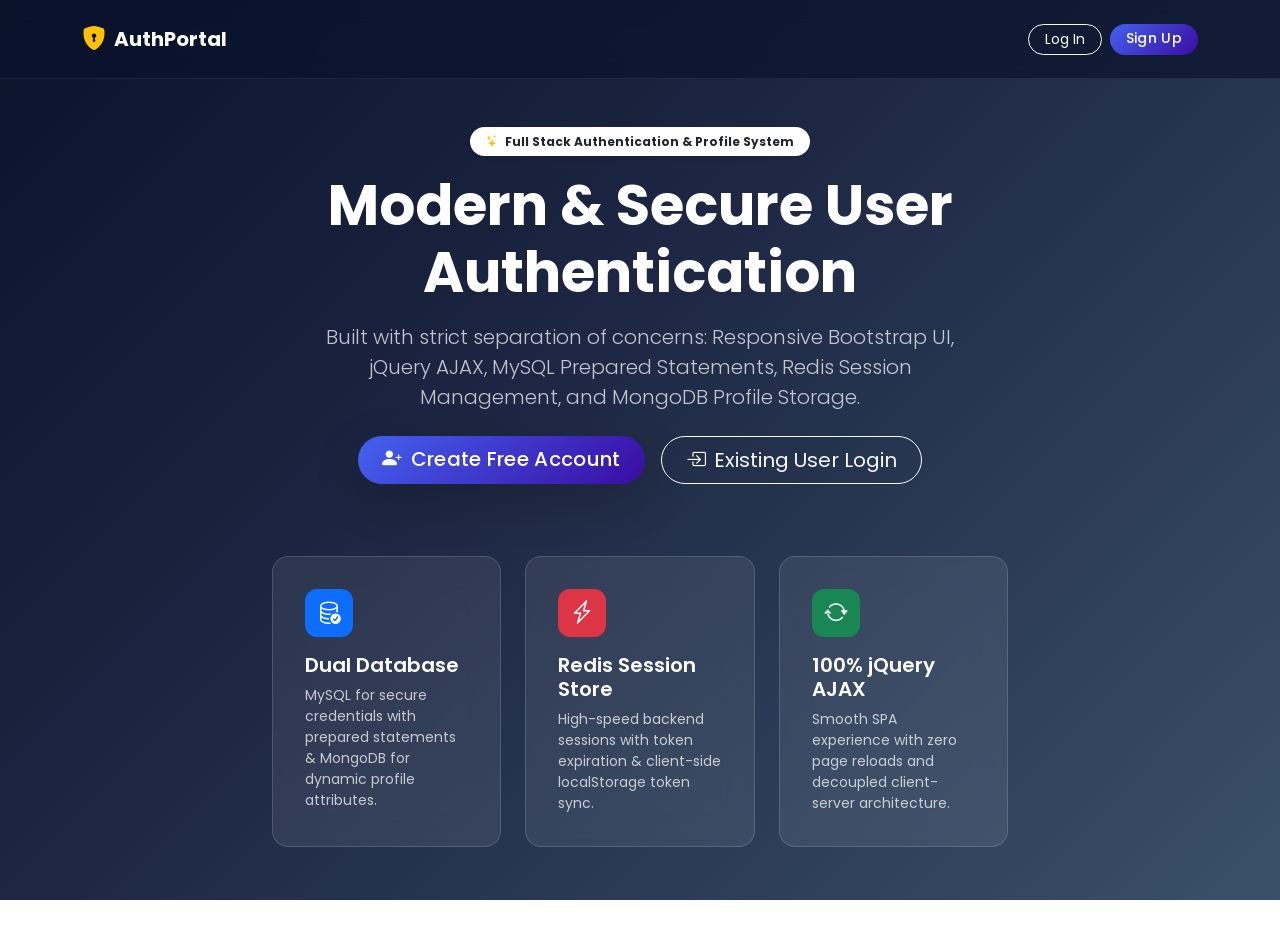
<file: index.html>
<!DOCTYPE html>
<html lang="en">
<head>
    <meta charset="UTF-8">
    <meta name="viewport" content="width=device-width, initial-scale=1.0">
    <title>AuthPortal - Welcome</title>
    <!-- Bootstrap 5 CSS -->
    <link href="https://cdn.jsdelivr.net/npm/bootstrap@5.3.3/dist/css/bootstrap.min.css" rel="stylesheet">
    <!-- Bootstrap Icons -->
    <link href="https://cdn.jsdelivr.net/npm/bootstrap-icons@1.11.3/font/bootstrap-icons.min.css" rel="stylesheet">
    <!-- Google Fonts -->
    <link href="https://fonts.googleapis.com/css2?family=Poppins:wght@300;400;500;600;700&display=swap" rel="stylesheet">
    <!-- Custom CSS -->
    <link rel="stylesheet" href="css/style.css">
</head>
<body class="bg-gradient-primary min-vh-100 d-flex flex-column justify-content-between">

    <!-- Navigation Bar -->
    <nav class="navbar navbar-expand-lg navbar-dark bg-dark-transparent py-3">
        <div class="container">
            <a class="navbar-brand fw-bold d-flex align-items-center gap-2" href="index.html">
                <i class="bi bi-shield-lock-fill text-warning fs-4"></i>
                <span class="brand-text">AuthPortal</span>
            </a>
            <div class="d-flex gap-2">
                <a href="login.html" class="btn btn-outline-light btn-sm px-3 rounded-pill">Log In</a>
                <a href="register.html" class="btn btn-primary btn-sm px-3 rounded-pill">Sign Up</a>
            </div>
        </div>
    </nav>

    <!-- Hero Section -->
    <main class="container my-auto py-5">
        <div class="row align-items-center justify-content-center">
            <div class="col-lg-8 col-md-10 text-center text-white">
                <div class="badge bg-white text-dark px-3 py-2 rounded-pill mb-3 shadow-sm">
                    <i class="bi bi-stars text-warning me-1"></i> Full Stack Authentication & Profile System
                </div>
                <h1 class="display-4 fw-bold mb-3">Modern & Secure User Authentication</h1>
                <p class="lead text-light opacity-75 mb-4 mx-auto" style="max-width: 650px;">
                    Built with strict separation of concerns: Responsive Bootstrap UI, jQuery AJAX, MySQL Prepared Statements, Redis Session Management, and MongoDB Profile Storage.
                </p>
                <div class="d-flex flex-wrap gap-3 justify-content-center mt-4">
                    <a href="register.html" class="btn btn-primary btn-lg px-4 py-2 rounded-pill shadow-lg">
                        <i class="bi bi-person-plus-fill me-2"></i>Create Free Account
                    </a>
                    <a href="login.html" class="btn btn-outline-light btn-lg px-4 py-2 rounded-pill">
                        <i class="bi bi-box-arrow-in-right me-2"></i>Existing User Login
                    </a>
                </div>

                <!-- Feature Highlights -->
                <div class="row g-4 mt-5 text-start">
                    <div class="col-md-4">
                        <div class="card glass-card h-100 p-3 text-white border-0">
                            <div class="card-body">
                                <div class="icon-box bg-primary mb-3">
                                    <i class="bi bi-database-check fs-4"></i>
                                </div>
                                <h5 class="fw-semibold">Dual Database</h5>
                                <p class="small text-light opacity-75 mb-0">MySQL for secure credentials with prepared statements & MongoDB for dynamic profile attributes.</p>
                            </div>
                        </div>
                    </div>
                    <div class="col-md-4">
                        <div class="card glass-card h-100 p-3 text-white border-0">
                            <div class="card-body">
                                <div class="icon-box bg-danger mb-3">
                                    <i class="bi bi-lightning-charge fs-4"></i>
                                </div>
                                <h5 class="fw-semibold">Redis Session Store</h5>
                                <p class="small text-light opacity-75 mb-0">High-speed backend sessions with token expiration & client-side localStorage token sync.</p>
                            </div>
                        </div>
                    </div>
                    <div class="col-md-4">
                        <div class="card glass-card h-100 p-3 text-white border-0">
                            <div class="card-body">
                                <div class="icon-box bg-success mb-3">
                                    <i class="bi bi-arrow-repeat fs-4"></i>
                                </div>
                                <h5 class="fw-semibold">100% jQuery AJAX</h5>
                                <p class="small text-light opacity-75 mb-0">Smooth SPA experience with zero page reloads and decoupled client-server architecture.</p>
                            </div>
                        </div>
                    </div>
                </div>

            </div>
        </div>
    </main>

    <!-- Footer -->
    <footer class="text-center text-white-50 py-3 small">
        <div class="container">
            <span>AuthPortal &copy; 2026. All rights reserved.</span>
        </div>
    </footer>

    <!-- jQuery and Bootstrap JS -->
    <script src="https://code.jquery.com/jquery-3.7.1.min.js"></script>
    <script src="https://cdn.jsdelivr.net/npm/bootstrap@5.3.3/dist/js/bootstrap.bundle.min.js"></script>
    <script src="js/index.js"></script>
</body>
</html>
</file>
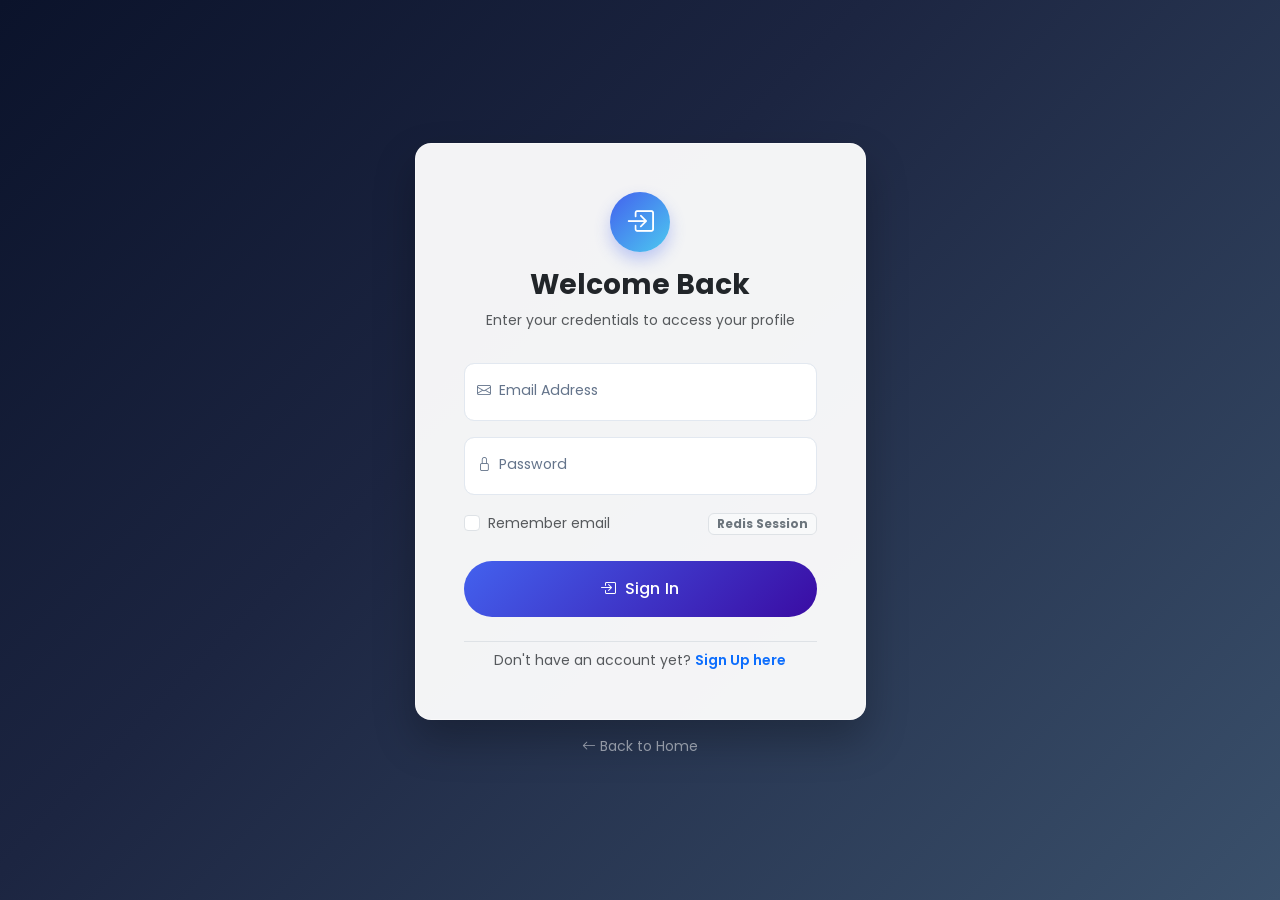
<file: login.html>
<!DOCTYPE html>
<html lang="en">
<head>
    <meta charset="UTF-8">
    <meta name="viewport" content="width=device-width, initial-scale=1.0">
    <title>AuthPortal - Login</title>
    <!-- Bootstrap 5 CSS -->
    <link href="https://cdn.jsdelivr.net/npm/bootstrap@5.3.3/dist/css/bootstrap.min.css" rel="stylesheet">
    <!-- Bootstrap Icons -->
    <link href="https://cdn.jsdelivr.net/npm/bootstrap-icons@1.11.3/font/bootstrap-icons.min.css" rel="stylesheet">
    <!-- Google Fonts -->
    <link href="https://fonts.googleapis.com/css2?family=Poppins:wght@300;400;500;600;700&display=swap" rel="stylesheet">
    <!-- Custom CSS -->
    <link rel="stylesheet" href="css/style.css">
</head>
<body class="bg-gradient-primary min-vh-100 d-flex flex-column justify-content-center py-4">

    <div class="container">
        <div class="row justify-content-center">
            <div class="col-12 col-sm-10 col-md-8 col-lg-6 col-xl-5">
                
                <!-- Login Card -->
                <div class="auth-card p-4 p-md-5">
                    
                    <div class="auth-header">
                        <div class="brand-icon-wrapper">
                            <i class="bi bi-box-arrow-in-right"></i>
                        </div>
                        <h3 class="fw-bold text-dark">Welcome Back</h3>
                        <p class="text-muted small">Enter your credentials to access your profile</p>
                    </div>

                    <!-- Alert message notification -->
                    <div id="login-alert" class="alert alert-danger align-items-center" role="alert">
                        <i id="alert-icon" class="bi bi-exclamation-triangle-fill me-2"></i>
                        <span id="alert-message"></span>
                    </div>

                    <!-- Login Form (Handled via jQuery AJAX, not default submit) -->
                    <form id="login-form" novalidate>
                        
                        <!-- Email -->
                        <div class="form-floating mb-3">
                            <input type="email" class="form-control" id="login-email" placeholder="name@example.com" required autocomplete="email">
                            <label for="login-email"><i class="bi bi-envelope me-2"></i>Email Address</label>
                            <div class="invalid-feedback">Please enter your registered email.</div>
                        </div>

                        <!-- Password -->
                        <div class="form-floating mb-3">
                            <input type="password" class="form-control" id="login-password" placeholder="Password" required autocomplete="current-password">
                            <label for="login-password"><i class="bi bi-lock me-2"></i>Password</label>
                            <div class="invalid-feedback">Please enter your password.</div>
                        </div>

                        <!-- Forgot / Helper -->
                        <div class="d-flex justify-content-between align-items-center mb-4">
                            <div class="form-check">
                                <input class="form-check-input" type="checkbox" id="remember-me">
                                <label class="form-check-label small text-muted" for="remember-me">Remember email</label>
                            </div>
                            <span class="badge bg-light text-secondary border">Redis Session</span>
                        </div>

                        <!-- Submit Button -->
                        <button type="submit" id="btn-login" class="btn btn-primary w-100 py-3 rounded-pill">
                            <span id="btn-text"><i class="bi bi-box-arrow-in-right me-2"></i>Sign In</span>
                            <span id="btn-spinner" class="spinner-border spinner-border-sm d-none" role="status" aria-hidden="true"></span>
                        </button>

                    </form>

                    <!-- Navigation to Register -->
                    <div class="text-center mt-4 pt-2 border-top">
                        <p class="small text-muted mb-0">
                            Don't have an account yet? 
                            <a href="register.html" class="fw-semibold text-primary text-decoration-none">Sign Up here</a>
                        </p>
                    </div>

                </div>

                <!-- Footer note -->
                <div class="text-center text-white-50 mt-3 small">
                    <a href="index.html" class="text-white-50 text-decoration-none"><i class="bi bi-arrow-left me-1"></i>Back to Home</a>
                </div>

            </div>
        </div>
    </div>

    <!-- Scripts: jQuery, Bootstrap, Custom JS in separate file -->
    <script src="https://code.jquery.com/jquery-3.7.1.min.js"></script>
    <script src="https://cdn.jsdelivr.net/npm/bootstrap@5.3.3/dist/js/bootstrap.bundle.min.js"></script>
    <script src="js/login.js?v=2"></script>
</body>
</html>
</file>
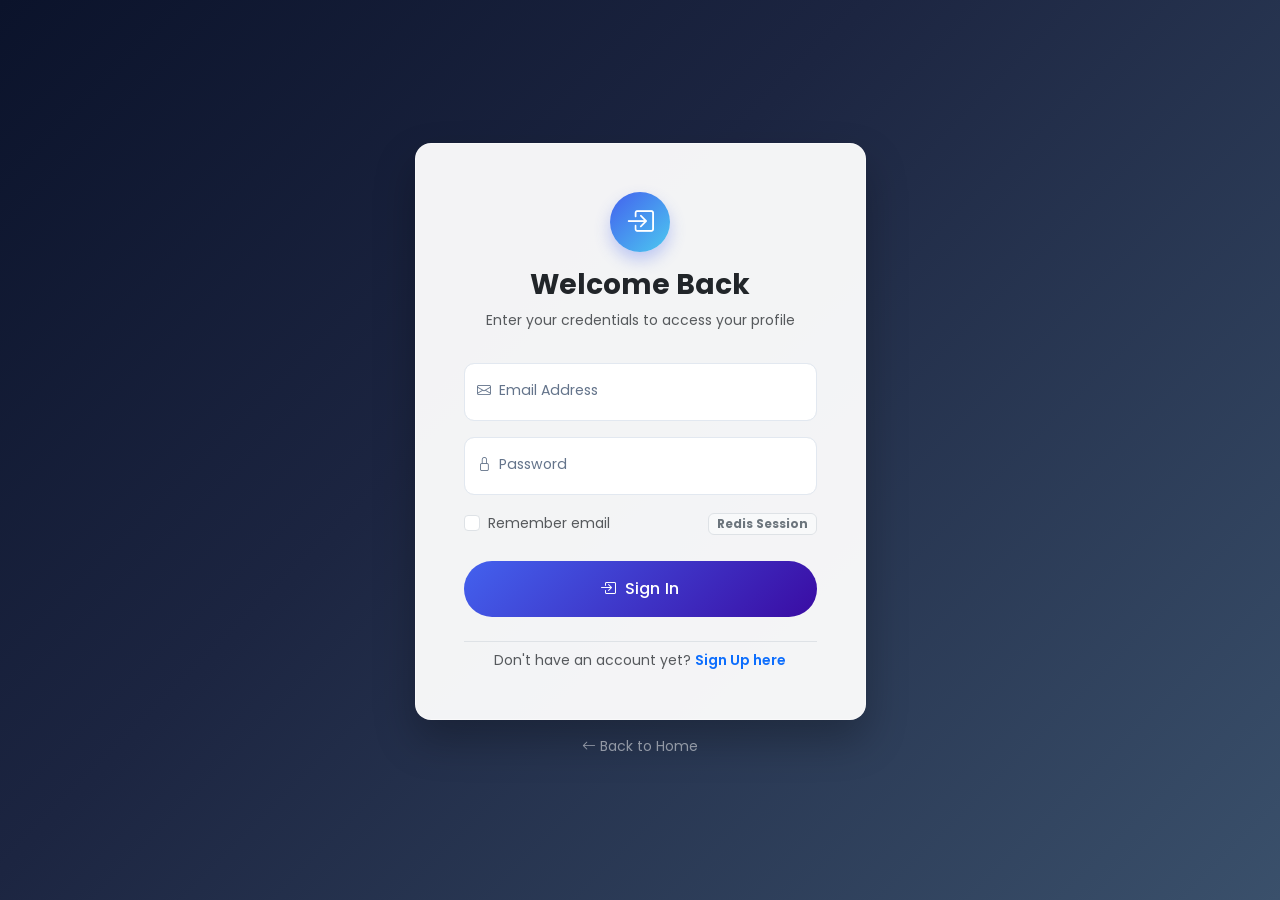
<file: profile.html>
<!DOCTYPE html>
<html lang="en">
<head>
    <meta charset="UTF-8">
    <meta name="viewport" content="width=device-width, initial-scale=1.0">
    <title>AuthPortal - User Profile</title>
    <!-- Bootstrap 5 CSS -->
    <link href="https://cdn.jsdelivr.net/npm/bootstrap@5.3.3/dist/css/bootstrap.min.css" rel="stylesheet">
    <!-- Bootstrap Icons -->
    <link href="https://cdn.jsdelivr.net/npm/bootstrap-icons@1.11.3/font/bootstrap-icons.min.css" rel="stylesheet">
    <!-- Google Fonts -->
    <link href="https://fonts.googleapis.com/css2?family=Poppins:wght@300;400;500;600;700&display=swap" rel="stylesheet">
    <!-- Custom CSS -->
    <link rel="stylesheet" href="css/style.css">
</head>
<body class="bg-gradient-primary min-vh-100 d-flex flex-column justify-content-between">

    <!-- Top Navigation Bar -->
    <nav class="navbar navbar-expand-lg navbar-dark bg-dark-transparent py-3">
        <div class="container">
            <a class="navbar-brand fw-bold d-flex align-items-center gap-2" href="#">
                <i class="bi bi-shield-check text-success fs-4"></i>
                <span class="brand-text">AuthPortal</span>
            </a>
            
            <div class="d-flex align-items-center gap-3">
                <span class="d-none d-md-inline-block text-light small opacity-75">
                    <i class="bi bi-person-circle me-1"></i>
                    <span id="nav-user-email">Loading...</span>
                </span>
                <button type="button" id="btn-logout" class="btn btn-outline-danger btn-sm px-3 rounded-pill">
                    <i class="bi bi-box-arrow-right me-1"></i>Log Out
                </button>
            </div>
        </div>
    </nav>

    <!-- Main Content Container -->
    <main class="container my-4 my-md-5">
        <div class="row g-4 justify-content-center">
            
            <!-- Left Column: User Summary Card -->
            <div class="col-12 col-lg-4">
                <div class="profile-card p-4 text-center h-100 shadow">
                    
                    <div class="profile-avatar-wrapper">
                        <span id="avatar-initial">U</span>
                    </div>

                    <h4 id="profile-display-name" class="fw-bold text-dark mb-1">User Name</h4>
                    <p id="profile-display-email" class="text-muted small mb-3">user@example.com</p>

                    <div class="d-flex justify-content-center gap-2 mb-4 flex-wrap">
                        <span class="badge badge-cloud">
                            <i class="bi bi-database me-1"></i>MySQL User
                        </span>
                        <span class="badge bg-success-subtle text-success border border-success-subtle rounded-pill px-3 py-1">
                            <i class="bi bi-file-earmark-code me-1"></i>MongoDB Profile
                        </span>
                    </div>

                    <hr class="text-muted opacity-25 my-3">

                    <div class="text-start px-2">
                        <div class="d-flex justify-content-between py-2 border-bottom">
                            <span class="text-muted small"><i class="bi bi-key me-2"></i>Session</span>
                            <span class="badge bg-danger-subtle text-danger">Redis Active</span>
                        </div>
                        <div class="d-flex justify-content-between py-2 border-bottom">
                            <span class="text-muted small"><i class="bi bi-hdd-network me-2"></i>Storage</span>
                            <span class="text-dark small fw-medium">Browser localStorage</span>
                        </div>
                        <div class="d-flex justify-content-between py-2">
                            <span class="text-muted small"><i class="bi bi-clock-history me-2"></i>Last Updated</span>
                            <span id="profile-last-updated" class="text-dark small fw-medium">Never</span>
                        </div>
                    </div>

                </div>
            </div>

            <!-- Right Column: Profile Edit Form -->
            <div class="col-12 col-lg-8">
                <div class="profile-card p-4 p-md-5 shadow">
                    
                    <div class="d-flex justify-content-between align-items-center mb-4 flex-wrap gap-2">
                        <div>
                            <h3 class="fw-bold text-dark mb-1">Profile Details</h3>
                            <p class="text-muted small mb-0">Managed and persisted inside MongoDB</p>
                        </div>
                        <span class="badge bg-primary-subtle text-primary border border-primary-subtle rounded-pill px-3 py-2">
                            <i class="bi bi-check-circle-fill me-1"></i>Live Sync
                        </span>
                    </div>

                    <!-- Profile status alert -->
                    <div id="profile-alert" class="alert alert-info align-items-center" role="alert">
                        <i id="profile-alert-icon" class="bi bi-info-circle-fill me-2"></i>
                        <span id="profile-alert-message"></span>
                    </div>

                    <!-- Profile Form (Submitted strictly via jQuery AJAX) -->
                    <form id="profile-form" novalidate>
                        
                        <!-- Row 1: Full Name & Email (Readonly credentials from MySQL) -->
                        <div class="row g-3 mb-3">
                            <div class="col-12 col-md-6">
                                <label for="prof-name" class="form-label small fw-semibold text-secondary">Full Name (MySQL)</label>
                                <div class="input-group">
                                    <span class="input-group-text bg-light text-muted"><i class="bi bi-person"></i></span>
                                    <input type="text" class="form-control bg-light" id="prof-name" readonly>
                                </div>
                            </div>
                            <div class="col-12 col-md-6">
                                <label for="prof-email" class="form-label small fw-semibold text-secondary">Email Address (MySQL)</label>
                                <div class="input-group">
                                    <span class="input-group-text bg-light text-muted"><i class="bi bi-envelope"></i></span>
                                    <input type="email" class="form-control bg-light" id="prof-email" readonly>
                                </div>
                            </div>
                        </div>

                        <!-- Row 2: Age and Date of Birth (MongoDB) -->
                        <div class="row g-3 mb-3">
                            <div class="col-12 col-md-6">
                                <label for="prof-age" class="form-label small fw-semibold text-secondary">Age</label>
                                <div class="input-group">
                                    <span class="input-group-text bg-light text-muted"><i class="bi bi-hourglass-split"></i></span>
                                    <input type="number" class="form-control" id="prof-age" min="1" max="120" placeholder="e.g. 24" required>
                                </div>
                                <div class="invalid-feedback">Please enter a valid age.</div>
                            </div>
                            <div class="col-12 col-md-6">
                                <label for="prof-dob" class="form-label small fw-semibold text-secondary">Date of Birth (DOB)</label>
                                <div class="input-group">
                                    <span class="input-group-text bg-light text-muted"><i class="bi bi-calendar-event"></i></span>
                                    <input type="date" class="form-control" id="prof-dob" min="1900-01-01" max="2026-12-31" required>
                                </div>
                                <div class="invalid-feedback">Please select your date of birth.</div>
                            </div>
                        </div>

                        <!-- Row 3: Contact Number & Alternate Contact (MongoDB) -->
                        <div class="row g-3 mb-3">
                            <div class="col-12 col-md-6">
                                <label for="prof-contact" class="form-label small fw-semibold text-secondary">Contact Number</label>
                                <div class="input-group">
                                    <span class="input-group-text bg-light text-muted"><i class="bi bi-telephone"></i></span>
                                    <input type="tel" class="form-control" id="prof-contact" placeholder="+91 9876543210" required>
                                </div>
                                <div class="invalid-feedback">Please enter your contact number.</div>
                            </div>
                            <div class="col-12 col-md-6">
                                <label for="prof-city" class="form-label small fw-semibold text-secondary">City / Location</label>
                                <div class="input-group">
                                    <span class="input-group-text bg-light text-muted"><i class="bi bi-geo-alt"></i></span>
                                    <input type="text" class="form-control" id="prof-city" placeholder="e.g. Chennai, Bangalore, Mumbai">
                                </div>
                            </div>
                        </div>

                        <!-- Address (MongoDB) -->
                        <div class="mb-3">
                            <label for="prof-address" class="form-label small fw-semibold text-secondary">Residential Address</label>
                            <textarea class="form-control" id="prof-address" rows="2" placeholder="Street name, Area, Postal Code"></textarea>
                        </div>

                        <!-- Bio / Description (MongoDB) -->
                        <div class="mb-4">
                            <label for="prof-bio" class="form-label small fw-semibold text-secondary">Professional Bio / About</label>
                            <textarea class="form-control" id="prof-bio" rows="3" placeholder="Brief summary of your background, skills, or interests..."></textarea>
                        </div>

                        <!-- Action Buttons -->
                        <div class="d-flex justify-content-end gap-2">
                            <button type="button" id="btn-reload" class="btn btn-outline-secondary px-4 rounded-pill">
                                <i class="bi bi-arrow-clockwise me-1"></i>Reset
                            </button>
                            <button type="submit" id="btn-save-profile" class="btn btn-primary px-5 rounded-pill shadow-sm">
                                <span id="save-btn-text"><i class="bi bi-cloud-arrow-up-fill me-2"></i>Save to MongoDB</span>
                                <span id="save-btn-spinner" class="spinner-border spinner-border-sm d-none" role="status" aria-hidden="true"></span>
                            </button>
                        </div>

                    </form>

                </div>
            </div>

        </div>
    </main>

    <!-- Footer -->
    <footer class="text-center text-white-50 py-3 small">
        <div class="container">
            <span>AuthPortal Profile Dashboard &copy; 2026.</span>
        </div>
    </footer>

    <!-- Scripts: jQuery, Bootstrap, Custom Profile JS in separate file -->
    <script src="https://code.jquery.com/jquery-3.7.1.min.js"></script>
    <script src="https://cdn.jsdelivr.net/npm/bootstrap@5.3.3/dist/js/bootstrap.bundle.min.js"></script>
    <script src="js/profile.js?v=2"></script>
</body>
</html>
</file>
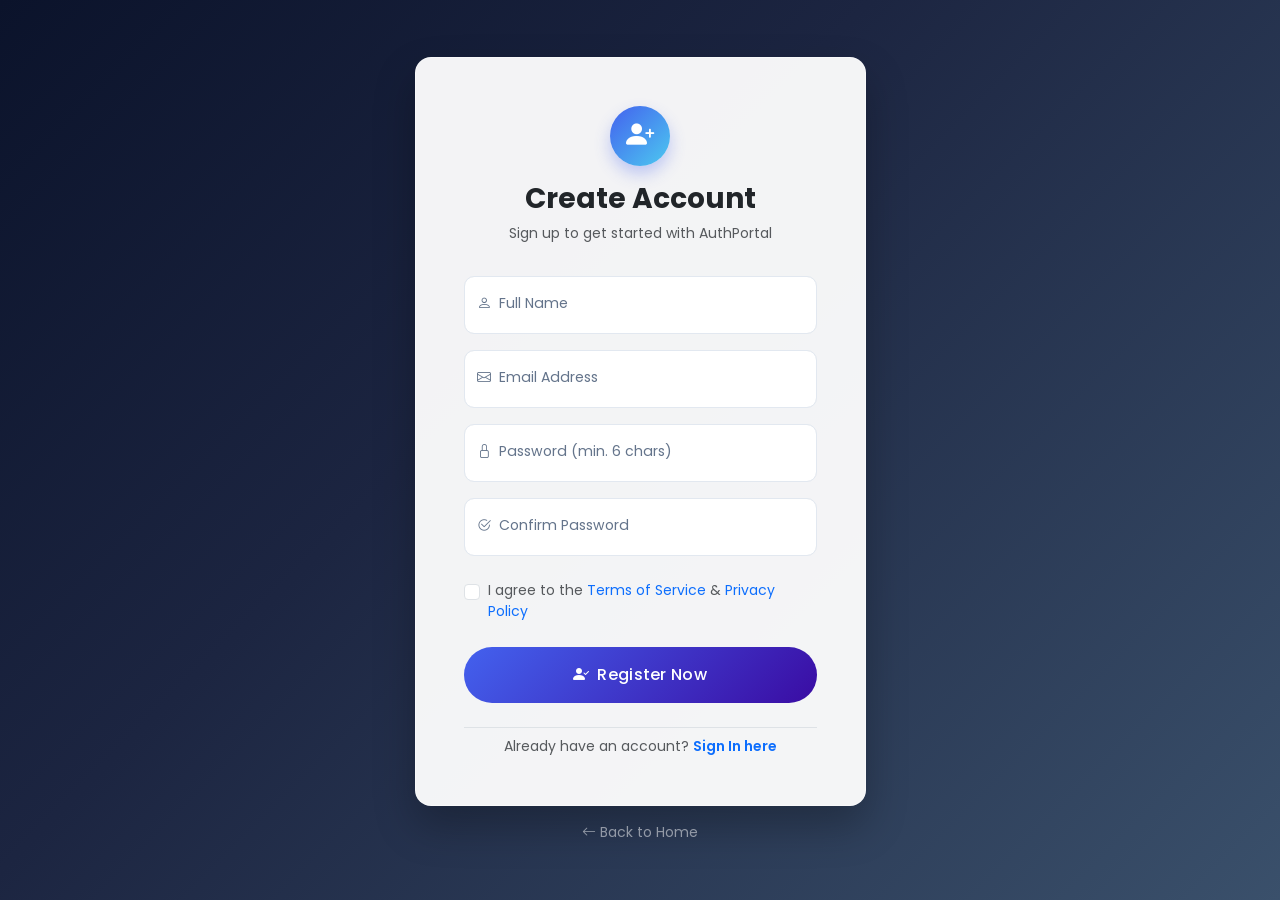
<file: register.html>
<!DOCTYPE html>
<html lang="en">
<head>
    <meta charset="UTF-8">
    <meta name="viewport" content="width=device-width, initial-scale=1.0">
    <title>AuthPortal - Register</title>
    <!-- Bootstrap 5 CSS -->
    <link href="https://cdn.jsdelivr.net/npm/bootstrap@5.3.3/dist/css/bootstrap.min.css" rel="stylesheet">
    <!-- Bootstrap Icons -->
    <link href="https://cdn.jsdelivr.net/npm/bootstrap-icons@1.11.3/font/bootstrap-icons.min.css" rel="stylesheet">
    <!-- Google Fonts -->
    <link href="https://fonts.googleapis.com/css2?family=Poppins:wght@300;400;500;600;700&display=swap" rel="stylesheet">
    <!-- Custom CSS -->
    <link rel="stylesheet" href="css/style.css">
</head>
<body class="bg-gradient-primary min-vh-100 d-flex flex-column justify-content-center py-4">

    <div class="container">
        <div class="row justify-content-center">
            <div class="col-12 col-sm-10 col-md-8 col-lg-6 col-xl-5">
                
                <!-- Registration Card -->
                <div class="auth-card p-4 p-md-5">
                    
                    <div class="auth-header">
                        <div class="brand-icon-wrapper">
                            <i class="bi bi-person-plus-fill"></i>
                        </div>
                        <h3 class="fw-bold text-dark">Create Account</h3>
                        <p class="text-muted small">Sign up to get started with AuthPortal</p>
                    </div>

                    <!-- Alert message notification -->
                    <div id="register-alert" class="alert alert-danger align-items-center" role="alert">
                        <i id="alert-icon" class="bi bi-exclamation-triangle-fill me-2"></i>
                        <span id="alert-message"></span>
                    </div>

                    <!-- Registration Form (Handled via jQuery AJAX, not default submit) -->
                    <form id="register-form" novalidate>
                        
                        <!-- Full Name -->
                        <div class="form-floating mb-3">
                            <input type="text" class="form-control" id="reg-name" placeholder="John Doe" required autocomplete="name">
                            <label for="reg-name"><i class="bi bi-person me-2"></i>Full Name</label>
                            <div class="invalid-feedback">Please enter your full name.</div>
                        </div>

                        <!-- Email -->
                        <div class="form-floating mb-3">
                            <input type="email" class="form-control" id="reg-email" placeholder="name@example.com" required autocomplete="email">
                            <label for="reg-email"><i class="bi bi-envelope me-2"></i>Email Address</label>
                            <div class="invalid-feedback">Please enter a valid email address.</div>
                        </div>

                        <!-- Password -->
                        <div class="form-floating mb-3">
                            <input type="password" class="form-control" id="reg-password" placeholder="Password" required autocomplete="new-password">
                            <label for="reg-password"><i class="bi bi-lock me-2"></i>Password (min. 6 chars)</label>
                            <div class="invalid-feedback">Password must be at least 6 characters.</div>
                        </div>

                        <!-- Confirm Password -->
                        <div class="form-floating mb-4">
                            <input type="password" class="form-control" id="reg-confirm-password" placeholder="Confirm Password" required autocomplete="new-password">
                            <label for="reg-confirm-password"><i class="bi bi-check2-circle me-2"></i>Confirm Password</label>
                            <div class="invalid-feedback">Passwords do not match.</div>
                        </div>

                        <!-- Terms Checkbox -->
                        <div class="form-check mb-4">
                            <input class="form-check-input" type="checkbox" id="reg-terms" required>
                            <label class="form-check-label small text-muted" for="reg-terms">
                                I agree to the <a href="#" class="text-decoration-none text-primary">Terms of Service</a> &amp; <a href="#" class="text-decoration-none text-primary">Privacy Policy</a>
                            </label>
                        </div>

                        <!-- Submit Button -->
                        <button type="submit" id="btn-register" class="btn btn-primary w-100 py-3 rounded-pill">
                            <span id="btn-text"><i class="bi bi-person-check-fill me-2"></i>Register Now</span>
                            <span id="btn-spinner" class="spinner-border spinner-border-sm d-none" role="status" aria-hidden="true"></span>
                        </button>

                    </form>

                    <!-- Navigation to Login -->
                    <div class="text-center mt-4 pt-2 border-top">
                        <p class="small text-muted mb-0">
                            Already have an account? 
                            <a href="login.html" class="fw-semibold text-primary text-decoration-none">Sign In here</a>
                        </p>
                    </div>

                </div>

                <!-- Footer note -->
                <div class="text-center text-white-50 mt-3 small">
                    <a href="index.html" class="text-white-50 text-decoration-none"><i class="bi bi-arrow-left me-1"></i>Back to Home</a>
                </div>

            </div>
        </div>
    </div>

    <!-- Scripts: jQuery, Bootstrap, Custom JS in separate file -->
    <script src="https://code.jquery.com/jquery-3.7.1.min.js"></script>
    <script src="https://cdn.jsdelivr.net/npm/bootstrap@5.3.3/dist/js/bootstrap.bundle.min.js"></script>
    <script src="js/register.js"></script>
</body>
</html>
</file>
<file: css/style.css>
/* ============================================================
   AuthPortal Custom Stylesheet
   Modern, responsive styling complementing Bootstrap 5
   ============================================================ */

:root {
    --primary-gradient: linear-gradient(135deg, #1e1e2f 0%, #162447 50%, #1f4068 100%);
    --card-bg: rgba(255, 255, 255, 0.95);
    --card-shadow: 0 20px 40px rgba(0, 0, 0, 0.25);
    --primary-color: #4361ee;
    --primary-hover: #3a56d4;
    --border-radius: 16px;
    --transition-speed: 0.25s;
}

body {
    font-family: 'Poppins', -apple-system, BlinkMacSystemFont, 'Segoe UI', Roboto, sans-serif;
    color: #2b2d42;
    background-color: #0f172a;
    min-height: 100vh;
}

/* Background Gradients */
.bg-gradient-primary {
    background: linear-gradient(135deg, #0b132b 0%, #1c2541 40%, #3a506b 100%);
    background-attachment: fixed;
}

.bg-dark-transparent {
    background: rgba(11, 19, 43, 0.7);
    backdrop-filter: blur(12px);
    -webkit-backdrop-filter: blur(12px);
    border-bottom: 1px solid rgba(255, 255, 255, 0.08);
}

/* Glassmorphism Cards */
.glass-card {
    background: rgba(255, 255, 255, 0.08) !important;
    backdrop-filter: blur(16px);
    -webkit-backdrop-filter: blur(16px);
    border: 1px solid rgba(255, 255, 255, 0.15) !important;
    border-radius: var(--border-radius);
    transition: transform var(--transition-speed) ease, box-shadow var(--transition-speed) ease;
}

.glass-card:hover {
    transform: translateY(-4px);
    box-shadow: 0 12px 30px rgba(0, 0, 0, 0.35);
}

/* Authentication Container Card */
.auth-card {
    background: var(--card-bg);
    border-radius: var(--border-radius);
    box-shadow: var(--card-shadow);
    border: 1px solid rgba(255, 255, 255, 0.4);
    overflow: hidden;
    animation: fadeIn 0.4s ease-out;
}

@keyframes fadeIn {
    from {
        opacity: 0;
        transform: translateY(16px);
    }
    to {
        opacity: 1;
        transform: translateY(0);
    }
}

/* Card Header & Brand */
.auth-header {
    text-align: center;
    padding-bottom: 1rem;
}

.brand-icon-wrapper {
    width: 60px;
    height: 60px;
    border-radius: 50%;
    background: linear-gradient(135deg, #4361ee, #4cc9f0);
    display: inline-flex;
    align-items: center;
    justify-content: center;
    color: #fff;
    font-size: 1.75rem;
    box-shadow: 0 8px 16px rgba(67, 97, 238, 0.3);
    margin-bottom: 1rem;
}

.icon-box {
    width: 48px;
    height: 48px;
    border-radius: 12px;
    display: inline-flex;
    align-items: center;
    justify-content: center;
    color: #fff;
}

/* Form Controls & Inputs */
.form-floating > .form-control {
    border-radius: 10px;
    border: 1.5px solid #e2e8f0;
    font-size: 0.95rem;
    transition: border-color var(--transition-speed), box-shadow var(--transition-speed);
}

.form-floating > .form-control:focus {
    border-color: var(--primary-color);
    box-shadow: 0 0 0 4px rgba(67, 97, 238, 0.15);
}

.form-floating > label {
    font-size: 0.88rem;
    color: #64748b;
}

.input-group-text {
    background-color: #f8fafc;
    border-color: #e2e8f0;
    cursor: pointer;
    border-radius: 0 10px 10px 0;
}

/* Primary Button Styling */
.btn-primary {
    background: linear-gradient(135deg, #4361ee 0%, #3a0ca3 100%);
    border: none;
    font-weight: 500;
    letter-spacing: 0.3px;
    transition: all var(--transition-speed) ease;
}

.btn-primary:hover, .btn-primary:focus {
    background: linear-gradient(135deg, #3a56d4 0%, #2f078b 100%);
    box-shadow: 0 8px 20px rgba(67, 97, 238, 0.4);
    transform: translateY(-1px);
}

.btn-primary:active {
    transform: translateY(1px);
}

/* Profile Specific Layout */
.profile-avatar-wrapper {
    width: 100px;
    height: 100px;
    border-radius: 50%;
    background: linear-gradient(135deg, #4361ee, #7209b7);
    display: flex;
    align-items: center;
    justify-content: center;
    color: #fff;
    font-size: 2.75rem;
    font-weight: 600;
    box-shadow: 0 10px 25px rgba(67, 97, 238, 0.35);
    margin: 0 auto 1.25rem;
}

.profile-card {
    background: #ffffff;
    border-radius: var(--border-radius);
    box-shadow: var(--card-shadow);
    border: none;
}

.badge-cloud {
    background: rgba(67, 97, 238, 0.1);
    color: #4361ee;
    font-weight: 500;
    border: 1px solid rgba(67, 97, 238, 0.2);
    border-radius: 20px;
    padding: 0.35rem 0.85rem;
}

/* Alert Styling */
.alert {
    border-radius: 10px;
    font-size: 0.9rem;
    display: none;
}

/* Spinners & Loading */
.spinner-border-sm {
    width: 1.1rem;
    height: 1.1rem;
    border-width: 0.15em;
}

/* Responsiveness helpers */
@media (max-width: 576px) {
    .auth-card {
        padding: 1.5rem !important;
        border-radius: 12px;
    }
    .brand-icon-wrapper {
        width: 50px;
        height: 50px;
        font-size: 1.4rem;
    }
}
</file>
